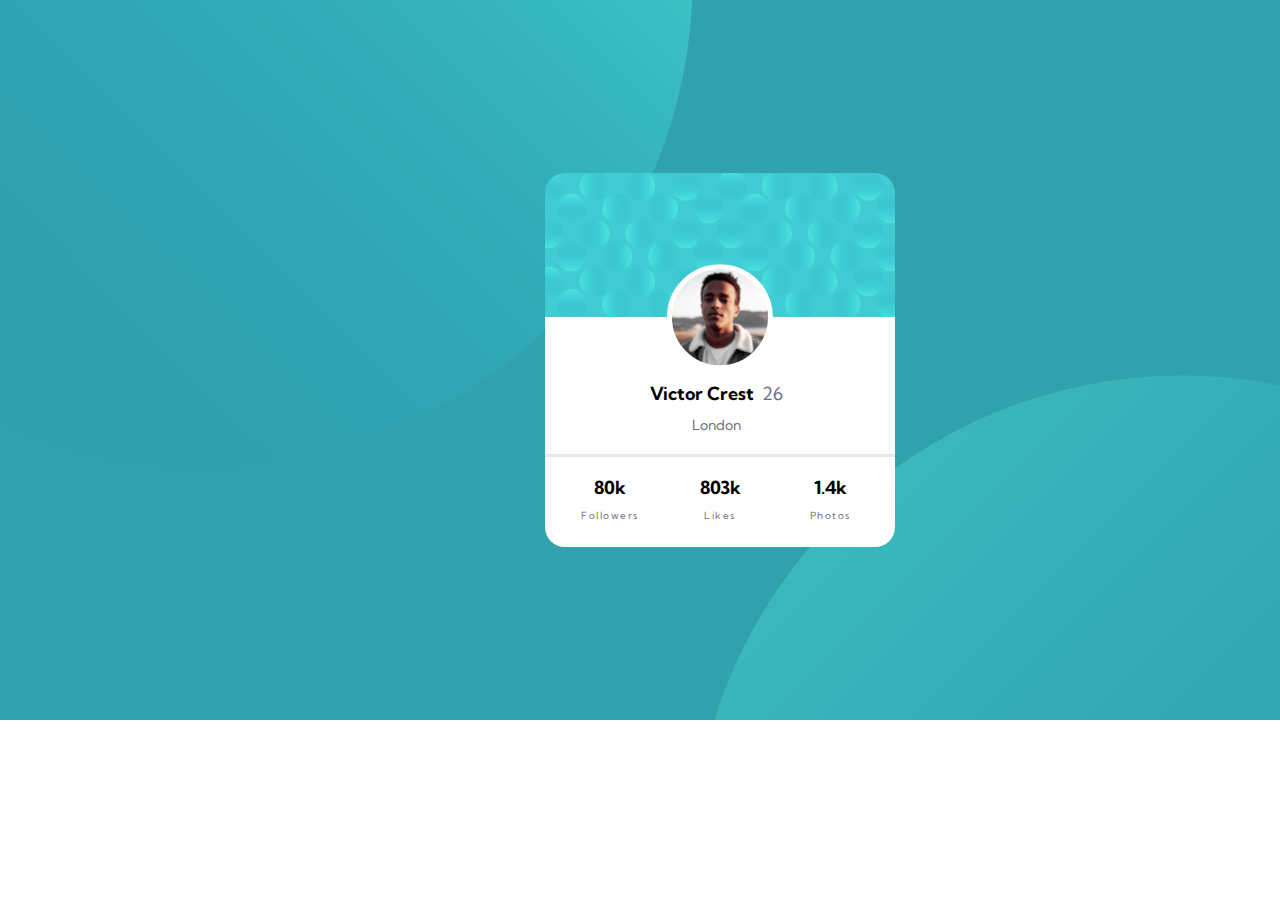
<file: homework-css-positions(gocha.pinturia)/index.html>
<!doctype html>
<html lang="en">
  <head>
    <meta charset="UTF-8" />
    <meta name="viewport" content="width=device-width, initial-scale=1.0" />
    <title>Document</title>
    <link rel="stylesheet" href="style.css" />
    <link rel="preconnect" href="https://fonts.googleapis.com" />
    <link rel="preconnect" href="https://fonts.gstatic.com" crossorigin />
    <link
      href="https://fonts.googleapis.com/css2?family=Inter:ital,opsz,wght@0,14..32,100..900;1,14..32,100..900&family=Kumbh+Sans:wght,YOPQ@100..900,300&family=Quicksand:wght@300..700&display=swap"
      rel="stylesheet"
    />
  </head>
  <body>
    <main>
      <div class="upper_figure"></div>
      <div class="lower_figure"></div>
      <section class="card">
        <div class="foto">
          <img src="./image/photo.svg" alt="" />
        </div>
        <div class="name_age_city">
          <h3 class="name">Victor Crest <span class="age">26</span></h3>
          <h4 class="city">London</h4>
        </div>
        <div class="followers_likes_photos">
          <div class="followers">
            <h3>80k</h3>
            <h5>Followers</h5>
          </div>
          <div class="likes">
            <h3>803k</h3>
            <h5>Likes</h5>
          </div>
          <div class="photos">
            <h3>1.4k</h3>
            <h5>Photos</h5>
          </div>
        </div>
      </section>
    </main>
  </body>
</html>
</file>
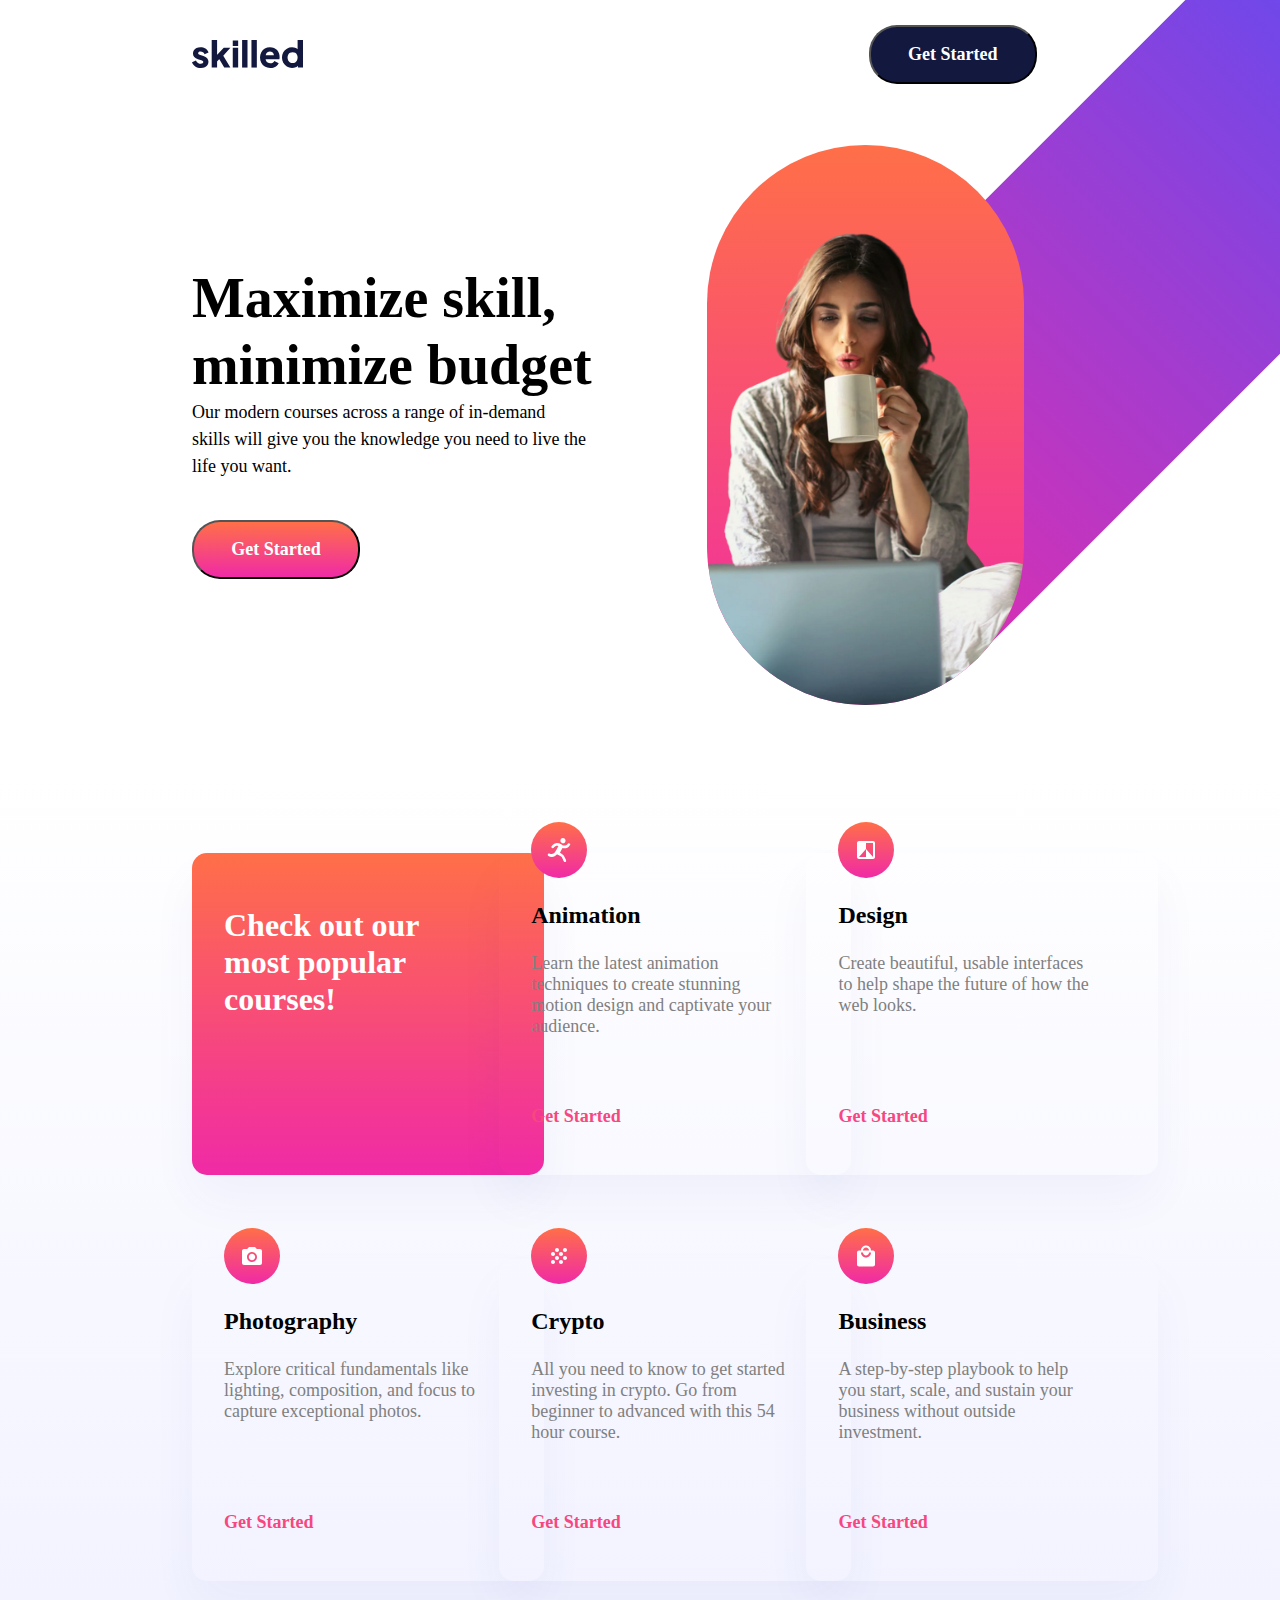
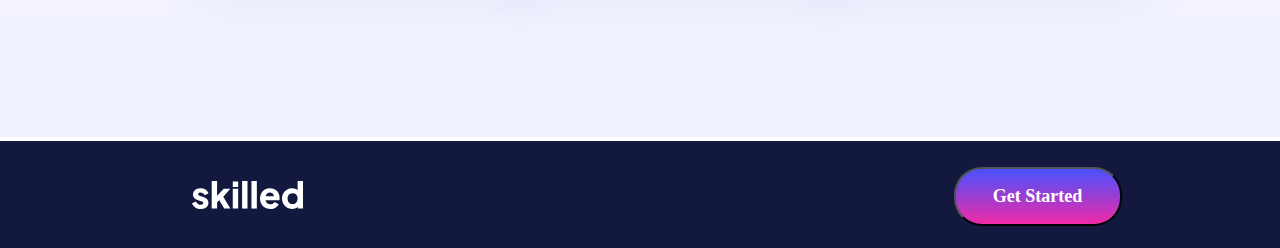
<file: homework-css-positions(gocha.pinturia)/homework2/index.html>
<!doctype html>
<html lang="en">
  <head>
    <meta charset="UTF-8" />
    <meta name="viewport" content="width=device-width, initial-scale=1.0" />
    <title>Document</title>
    <link rel="stylesheet" href="style.css" />
  </head>
  <body>
    <header>
      <nav>
        <div class="logo">
          <img src="./assets/logo/logo.svg" alt="logo" />
        </div>
        <button class="button_header button_hover">
          <p class="p_button">Get Started</p>
        </button>
      </nav>
    </header>
    <main>
      <div class="hero">
        <div class="hero_left">
          <h1 class="title_h1">Maximize skill, minimize budget</h1>
          <div class="title_p">
            <p>Our modern courses across a range of in-demand</p>
            <p>skills will give you the knowledge you need to live the</p>
            <p>life you want.</p>
          </div>
          <button class="button_hero button_hover">
            <p class="p_button">Get Started</p>
          </button>
        </div>
        <div class="hero_right">
          <div class="rectangle"></div>
          <div class="girl_figure">
            <img src="./assets/img/girl_with_cup.svg" alt="girl_with_cup" />
          </div>
        </div>
      </div>
      <section class="main_section">
        <article class="card_1">
          <div class="card card_first">
            <p class="p_card_first">Check out our most popular courses!</p>
          </div>
        </article>
        <article class="card card_2">
          <img class="logo_Animation" src="./assets/logo/Animation.svg" alt="">

          <p class="p_card_title">Animation</p>
          <p class="p_text">
            Learn the latest animation techniques to create stunning motion
            design and captivate your audience.
          </p>
          <p class="text_get">Get Started</p>
        </article>
        <article class="card card_3">
          <img class="logo_Design" src="./assets/logo/Design.svg" alt="">
          <p class="p_card_title">Design</p>
          <p class="p_text">
            Create beautiful, usable interfaces to help shape the future of how
            the web looks.
          </p>
          <p class="text_get">Get Started</p>
        </article>
        <article class="card card_4">
          <img class="logo_Photography" src="./assets/logo/Photography.svg" alt="">
          <p class="p_card_title">Photography</p>
          <p class="p_text">
            Explore critical fundamentals like lighting, composition, and focus
            to capture exceptional photos.
          </p>
          <p class="text_get">Get Started</p>
        </article>
        <article class="card card_5">
          <img class="logo_Crypto" src="./assets/logo/Crypto.svg" alt="">
          <p class="p_card"></p>
          <p class="p_card_title">Crypto</p>
          <p class="p_text">
            All you need to know to get started investing in crypto. Go from
            beginner to advanced with this 54 hour course.
          </p>
          <p class="text_get">Get Started</p>
        </article>
        <article class="card card_6">
          <img class="logo_Business" src="./assets/logo/Business.svg" alt="">
          <p class="p_card_title">Business</p>
          <p class="p_text">
            A step-by-step playbook to help you start, scale, and sustain your
            business without outside investment.
          </p>
          <p class="text_get">Get Started</p>
        </article>
      </section>
    </main>
    <footer>
      <div class="logo_buttom">
        
        
        
        
        
        <img src="./assets/logo/logo_buttom.svg" alt="logo" />
      </div>
      <button class="button_buttom button_hover">
        <p class="p_button">Get Started</p>
      </button>
    </footer>
  </body>
</html>
</file>
<file: homework-css-positions(gocha.pinturia)/style.css>
* {
    margin: 0;
    padding: 0;
    box-sizing: border-box;
}
body {
    width: 100%;
}

main {
    width: 1440px;
    height: 720px;
    
    background: url(./image/Background.svg);
    background-color: rgb(50, 161, 174);
    position: relative;
}

.card {
    width: 350px;
    height: 374px;
    background-color: white;
    background-image: url(./image/Oval.png);
    background-repeat: no-repeat;
    position: absolute;
    top: 50%;
    right: 50%;
    transform: translate(50%, -50%);
    border-radius: 20px;
    .foto {
        position: absolute;
        right: 50%;
        transform: translate(50%, 83%);
    }
}

.name {
    font-family: Kumbh Sans;
    font-weight: 700;
    font-size: 18px;
    text-align: center;
}

.city {
    font-family: Kumbh Sans;
    font-weight: 400;
    font-size: 14px;
    text-align: center;
    color: rgb(107, 112, 129);
    padding-top: 10px;
}

.name_age_city {
    display: inline-block;
    width: 133px;
    height: 49px;
    margin-top: 60%;
    margin-left: 30%;
}

.followers_likes_photos {
    display: inline-block;
    width: 100%;
    height: 44px;
    text-align: center;
    border-top: solid rgba(232, 233, 236, 1);
    margin-top: 20px;
}

.followers, .likes, .photos {
    padding-top: 20px;
    display: inline-block;
    width: 76px;
    margin: 0 15px;

}

h3 {
    font-family: Kumbh Sans;
    font-weight: 700;
    font-size: 18px;
    line-height: 125%;
    text-align: center;

}
h5 {
    font-family: Kumbh Sans;
    font-weight: 400;
    font-size: 10px;
    letter-spacing: 1.5px;
    text-align: center;
    padding-top: 10px;
    color: rgba(107, 112, 130, 1);
}
.age {
    font-family: Kumbh Sans;
    font-weight: 400;
    font-size: 18px;
    line-height: 125%;
    text-align: center;
    color: rgba(107, 112, 130, 1);
    margin-left: 4px;
}
</file>
<file: homework-css-positions(gocha.pinturia)/homework2/style.css>
* {
    margin: 0;
    padding: 0;
    box-sizing: border-box;
}

body {
    width: 100%;
    align-items: center;
    position: relative;
}

header {
    height: 60px;
    margin-top: 25px;
    padding: 0 160px;
}

.logo {
    display: inline-block;
    position: absolute;
    left: 15%;
    top: 15px;
}

button {
    font-family: Plus Jakarta Sans;
    font-weight: 700;
    font-size: 18px;
    line-height: 150%;
    letter-spacing: 0px;
    width: 168px;
    height: 59px;
    color: white;
    border-radius: 28px;
}
.button_header {
    position: absolute;
    right: 19%;
    top: 0px;
    background-color: rgba(19, 24, 63, 1);
}

.button_hover:hover {
    filter: opacity(70%)
}

.hero {
    height: 688px;
}

.p_button {
    font-family: Plus Jakarta Sans;
    font-weight: 700;
    font-size: 18px;
    line-height: 150%;
    letter-spacing: 0px;
}
.hero_left {
    width: 450px;
    position: absolute;
    top: 240px;
    left: 15%;
    text-align: left;
}

.hero_right {
    width: 317px;
    position: absolute;
    right: 20%;
    height: 560px;
    top: 120px;
        .rectangle {
            position: absolute;
            top: -76.5%;
            right: -87.5%;
            width: 317px;
            height: 1100px;
            border-radius: 0 0 158.5px 158.5px;
            transform: rotate(45deg);
            background:linear-gradient(180deg, #4851FF 0%, #F02AA6 100%);
    }
}

.girl_figure {
    position: absolute;
    bottom: 0;
    width: 317px;
    height: 560px;
    background-image: linear-gradient(180deg, rgba(255, 111, 72, 1) 0%, rgba(240, 42, 166, 1) 100%);
    border-radius: 158.5px;
    overflow: hidden;
    img {
        position: absolute;
        bottom: 0;
        right: 0%;
    }
}

.title_p {
    display: inline-block;
    font-family: Plus Jakarta Sans;
    font-weight: 500;
    font-size: 18px;
    line-height: 150%;
    letter-spacing: 0px;
    margin-bottom: 40px;
}

.title_h1 {
    font-family: Plus Jakarta Sans;
    font-weight: 800;
    font-style: ExtraBold;
    font-size: 56px;
    line-height: 120%;
    letter-spacing: 0px;
}

.button_hero {
    background: linear-gradient(180deg, #FF6F48 0%, #F02AA6 100%);

}

main {
    width: 100%;
    display: inline-block;
    text-align: center;
}
.main_section {
    width: 100%;
    display: inline-block;
    height: 964px;
    background: linear-gradient(180deg, #FFFFFF 0%, #F0F1FF 100%);

}
section {
    display: inline-block;
    width: 1220px;
    height: 350px;
}

.card {
    display: inline-block;
    width: 352px;
    height: 322px;
    margin-top: 28px;
    padding: 54px 32px 40px 32px;
    text-align: left;
    border-radius: 15px;
    box-shadow: 0px 25px 50px 0px rgba(6, 22, 141, 0.04);

}

.card_first {
    background: linear-gradient(180deg, #FF6F48 0%, #F02AA6 100%);
    font-family: Plus Jakarta Sans;
    font-weight: 800;
    font-size: 32px;

}

.p_card_first {
    text-align: left;
    width: 238px;
    color: white;
}
.card_1 {
    position: absolute;
    top: 800px;
    left: 15% ;
}

.card_2 {
    position: absolute;
    top: 800px;
    left: 39%;
}
.logo_Animation {
    display: block;
    margin-top: -85px ;
}

.card_3 {
    position: absolute;
    top: 800px;
    left: 63%;
}
.logo_Design {
    display: block;
    margin-top: -85px ;
}

.card_4 {
    position: absolute;
    top: 1206px;
    left: 15%;
}

.logo_Photography {
    display: block;
    margin-top: -85px ;
}

.card_5 {
    position: absolute;
    top: 1206px;
    left: 39%;
}

.logo_Crypto {
    display: block;
    margin-top: -85px ;
}

.card_6 {
    position: absolute;
    top: 1206px;
    left: 63%;
}

.logo_Business {
    display: block;
    margin-top: -85px ;
}

.p_card_title {
    font-family: Plus Jakarta Sans;
    font-weight: 800;
    font-size: 24px;
    padding: 24px 0;
}

.p_text {
    display: inline-block;
    height: 153px;
    font-family: Plus Jakarta Sans;
    font-weight: 500;
    font-size: 18px;
    padding: 0 32px 0 0;
    color: grey;
}

.text_get {
    font-family: Plus Jakarta Sans;
    font-weight: 700;
    font-size: 18px;
    color: rgba(247, 71, 128, 1);
}

footer {
    width: 100%;
    height: 107px;
    background: rgba(19, 24, 63, 1);
}

.button_buttom {
    position: absolute;
    left: 74.5%;
    bottom: 22px;
    background: linear-gradient(180deg, #4851FF 0%, #F02AA6 100%);
}

.logo_buttom {
    position: absolute;
    bottom: 35px;
    left: 15%;
}
</file>
